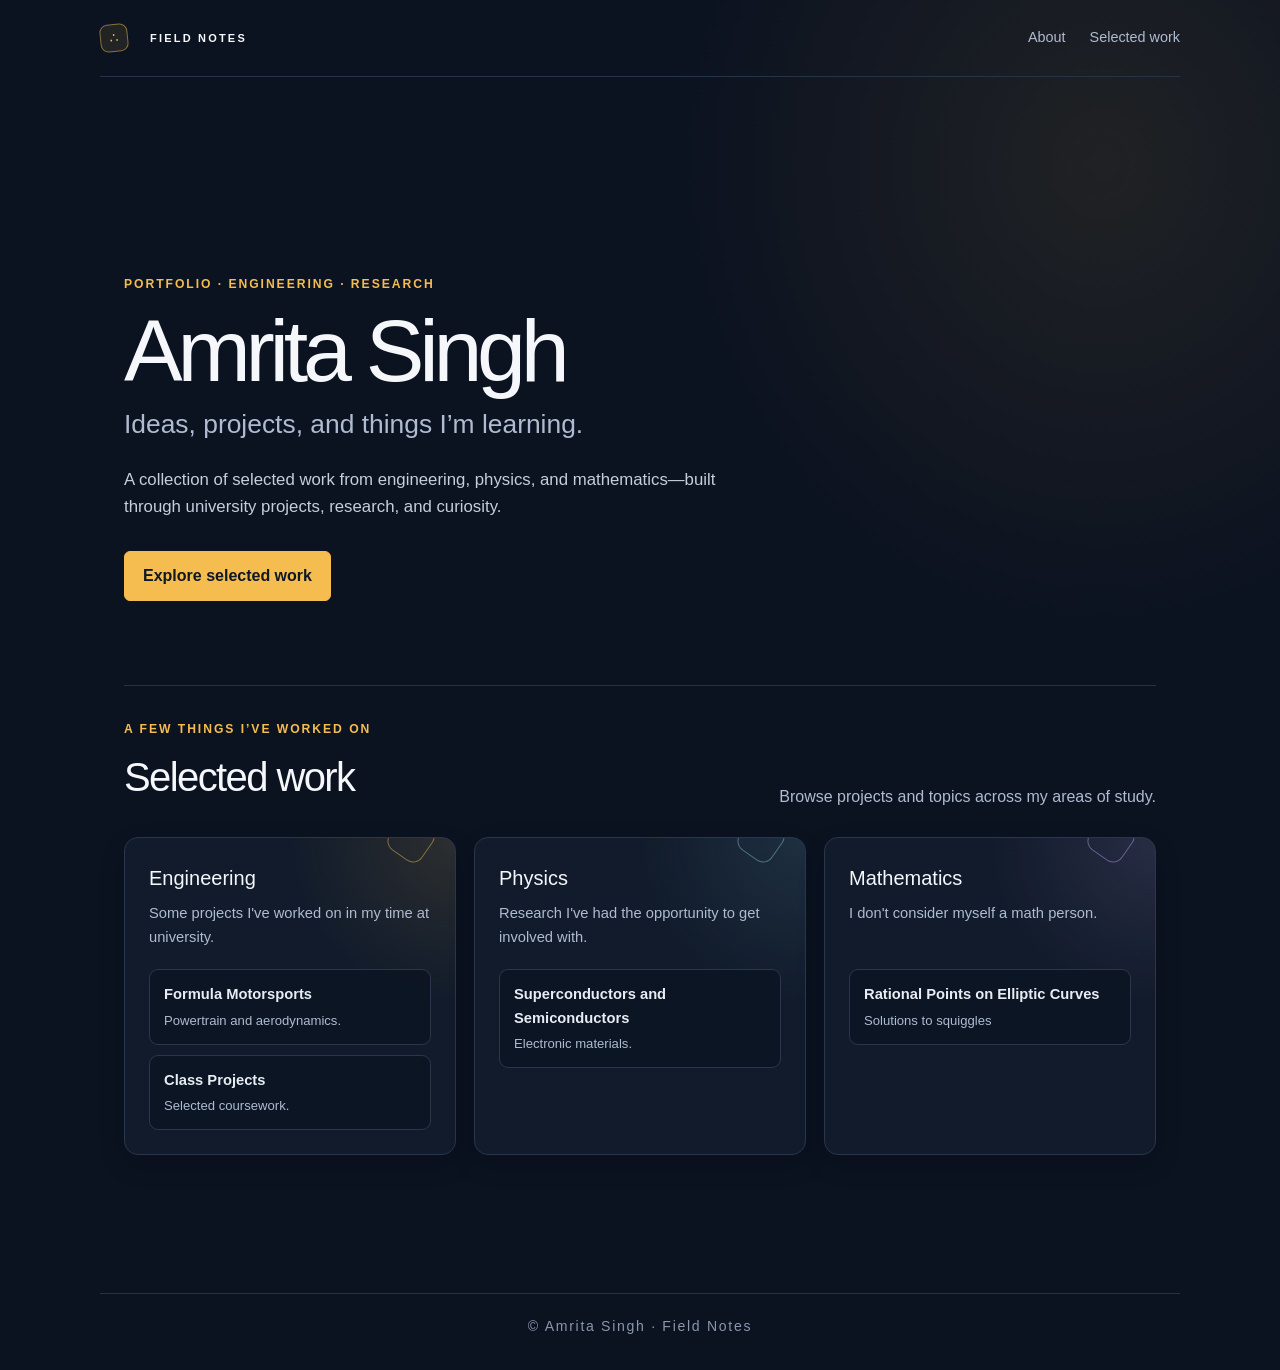
<file: index.html>
<!DOCTYPE html>
<html lang="en">
<head>
	<meta charset="UTF-8">
	<meta name="viewport" content="width=device-width, initial-scale=1">
	<meta name="theme-color" content="#07111c">
	<title>Field Notes — A Personal Portfolio</title>
	<link rel="stylesheet" href="style.css">
	<style>
		body, body * {
			font-family: Arial, Helvetica, sans-serif;
		}
		:root { color-scheme: dark; }
		body {
			margin: 0;
			background: radial-gradient(ellipse at 86% 12%, rgba(245, 189, 79, .09), transparent 28%), #0b1220;
			color: #e8edf5;
			font-family: Arial, Helvetica, sans-serif;
			line-height: 1.6;
		}
		body > header {
			display: flex;
			align-items: center;
			justify-content: space-between;
			gap: 24px;
			width: min(100% - 48px, 1080px);
			margin: 0 auto;
			padding: 24px 0;
			border-bottom: 1px solid #263246;
		}
		.brand { color: #f5f7fb; text-decoration: none; font-weight: 700; }
		.brand-mark { display: inline-grid; place-items: center; width: 28px; height: 28px; margin-right: 10px; border: 1px solid rgba(245, 189, 79, .5); border-radius: 8px; color: #f5bd4f; background: rgba(245, 189, 79, .1); transform: rotate(-6deg); }
		.site-nav { display: flex; gap: 24px; }
		.site-nav a { color: #aebbd0; font-size: .9rem; text-decoration: none; }
		.site-nav a:hover, .site-nav a:focus-visible { color: #f5bd4f; }
		main { width: min(100% - 48px, 1080px); margin: 0 auto; }
		.intro {
			max-width: 760px;
			padding: clamp(72px, 12vw, 130px) 0 84px;
		}
		.eyebrow, .section-kicker { color: #f5bd4f; font-size: .76rem; font-weight: 700; letter-spacing: .16em; text-transform: uppercase; }
		.intro h1 { margin: 14px 0 8px; color: #f5f7fb; font-size: clamp(3rem, 8vw, 5.5rem); letter-spacing: -.06em; line-height: 1; }
		.intro .role { margin: 0 0 22px; color: #aebbd0; font-size: clamp(1.2rem, 3vw, 1.65rem); }
		.intro .summary { max-width: 650px; margin: 0; color: #c5cedc; font-size: 1.05rem; }
		.intro-actions { display: flex; flex-wrap: wrap; gap: 12px; margin-top: 30px; }
		.action-link { display: inline-block; padding: 11px 18px; border: 1px solid #f5bd4f; border-radius: 6px; color: #101725; background: #f5bd4f; font-weight: 700; text-decoration: none; }
		.action-link.secondary { color: #e8edf5; background: transparent; border-color: #46536a; }
		.action-link:hover, .action-link:focus-visible { filter: brightness(1.08); }
		.portfolio-section { padding: 34px 0 90px; border-top: 1px solid #263246; }
		.section-heading { display: flex; align-items: end; justify-content: space-between; gap: 20px; margin-bottom: 28px; }
		.section-heading h2 { margin: 6px 0 0; color: #f5f7fb; font-size: clamp(1.8rem, 4vw, 2.5rem); letter-spacing: -.04em; }
		.section-heading p { max-width: 430px; margin: 0; color: #aebbd0; }
		.portfolio-grid { display: grid; grid-template-columns: repeat(3, minmax(0, 1fr)); gap: 18px; }
		.portfolio-card { position: relative; min-width: 0; overflow: hidden; padding: 24px; border: 1px solid #29364b; border-radius: 14px; background: radial-gradient(circle at 100% 0, var(--card-glow), transparent 36%), #111b2b; box-shadow: 0 10px 28px rgba(0, 0, 0, .12); transition: transform .2s ease, border-color .2s ease; }
		.portfolio-card:nth-child(1) { --card-glow: rgba(245, 189, 79, .12); --card-accent: #f5bd4f; }
		.portfolio-card:nth-child(2) { --card-glow: rgba(117, 184, 207, .13); --card-accent: #83c4d5; }
		.portfolio-card:nth-child(3) { --card-glow: rgba(177, 151, 221, .14); --card-accent: #b7a0e2; }
		.portfolio-card::before { position: absolute; top: -19px; right: 24px; width: 38px; height: 38px; border: 1px solid var(--card-accent); border-radius: 11px; content: ""; opacity: .48; transform: rotate(35deg); pointer-events: none; }
		.portfolio-card:hover { border-color: var(--card-accent); transform: translateY(-4px); }
		.portfolio-card h3 { margin: 0 0 8px; color: #f5f7fb; font-size: 1.25rem; }
		.portfolio-card > p { min-height: 3.2em; margin: 0 0 20px; color: #aebbd0; font-size: .92rem; }
		.project-list { display: grid; gap: 10px; }
		.project-link, .project-item { display: block; padding: 13px 14px; border: 1px solid #29364b; border-radius: 9px; color: #e8edf5; background: rgba(11, 20, 34, .82); text-decoration: none; transition: border-color .2s ease, transform .2s ease, background .2s ease; }
		.project-link:hover, .project-link:focus-visible { border-color: var(--card-accent, #f5bd4f); background: #172337; transform: translateX(3px); }
		.project-link strong, .project-item strong { display: block; font-size: .92rem; }
		.project-link span, .project-item span { display: block; margin-top: 3px; color: #aebbd0; font-size: .82rem; }
		footer { width: min(100% - 48px, 1080px); margin: 0 auto; padding: 24px 0 36px; border-top: 1px solid #263246; color: #8997ad; font-size: .88rem; }
		@media (max-width: 760px) {
			body > header, main, footer { width: min(100% - 36px, 1080px); }
			.site-nav { gap: 14px; }
			.portfolio-grid { grid-template-columns: 1fr; }
			.portfolio-card > p { min-height: 0; }
			.section-heading { align-items: start; flex-direction: column; }
		}
		@media (max-width: 440px) { .site-nav { gap: 10px; } .site-nav a { font-size: .8rem; } }
		@media (prefers-reduced-motion: reduce) { *, *::before, *::after { scroll-behavior: auto !important; transition-duration: .01ms !important; } }
	</style>
</head>
<body>
	<header>
		<a class="brand" href="#home" aria-label="Field Notes home" id="home-link"><span class="brand-mark">∴</span><span class="brand-name">Field Notes</span></a>
		<nav class="site-nav" aria-label="Main navigation"><a href="#about">About</a><a href="#work">Selected work</a></nav>
	</header>
	<main>
		<section class="intro" id="about">
			<div class="eyebrow">Portfolio · Engineering · Research</div>
			<h1>Amrita Singh</h1>
			<p class="role">Ideas, projects, and things I’m learning.</p>
			<p class="summary">A collection of selected work from engineering, physics, and mathematics—built through university projects, research, and curiosity.</p>
			<div class="intro-actions"><a class="action-link" href="#work">Explore selected work</a></div>
		</section>
		<section class="portfolio-section" id="work" aria-labelledby="work-heading">
			<div class="section-heading"><div><div class="section-kicker">A few things I’ve worked on</div><h2 id="work-heading">Selected work</h2></div><p>Browse projects and topics across my areas of study.</p></div>
			<div class="portfolio-grid" id="portfolio-grid"></div>
		</section>
	</main>
	<footer>© Amrita Singh · Field Notes</footer>
	<script>
		const fields = {
			engineering: {
				title: "Engineering",
				intro: "Some projects I've worked on in my time at university.",
				topics: [
					["Formula Motorsports", "Powertrain and aerodynamics.", "formula-motorsports.html"],
					["Class Projects", "Selected coursework.", "class-projects.html"],
				]
			},
			physics: {
				title: "Physics",
				intro: "Research I've had the opportunity to get involved with.",
				topics: [
					["Superconductors and Semiconductors", "Electronic materials.", "superconductors-semiconductors.html"],
				]
			},
			mathematics: {
				title: "Mathematics",
				intro: "I don't consider myself a math person.",
				topics: [
					["Rational Points on Elliptic Curves", "Solutions to squiggles", "rational-points-elliptic-curves.html"]
				]
			}
		};
		document.getElementById("portfolio-grid").innerHTML = Object.values(fields).map(field => `
			<article class="portfolio-card">
				<h3>${field.title}</h3>
				<p>${field.intro}</p>
				<div class="project-list">${field.topics.map(([title, copy, href]) => href
					? `<a class="project-link" href="${href}"><strong>${title}</strong><span>${copy}</span></a>`
					: `<div class="project-item"><strong>${title}</strong><span>${copy}</span></div>`).join("")}</div>
			</article>`).join("");
	</script>
</body>
</html>
</file>
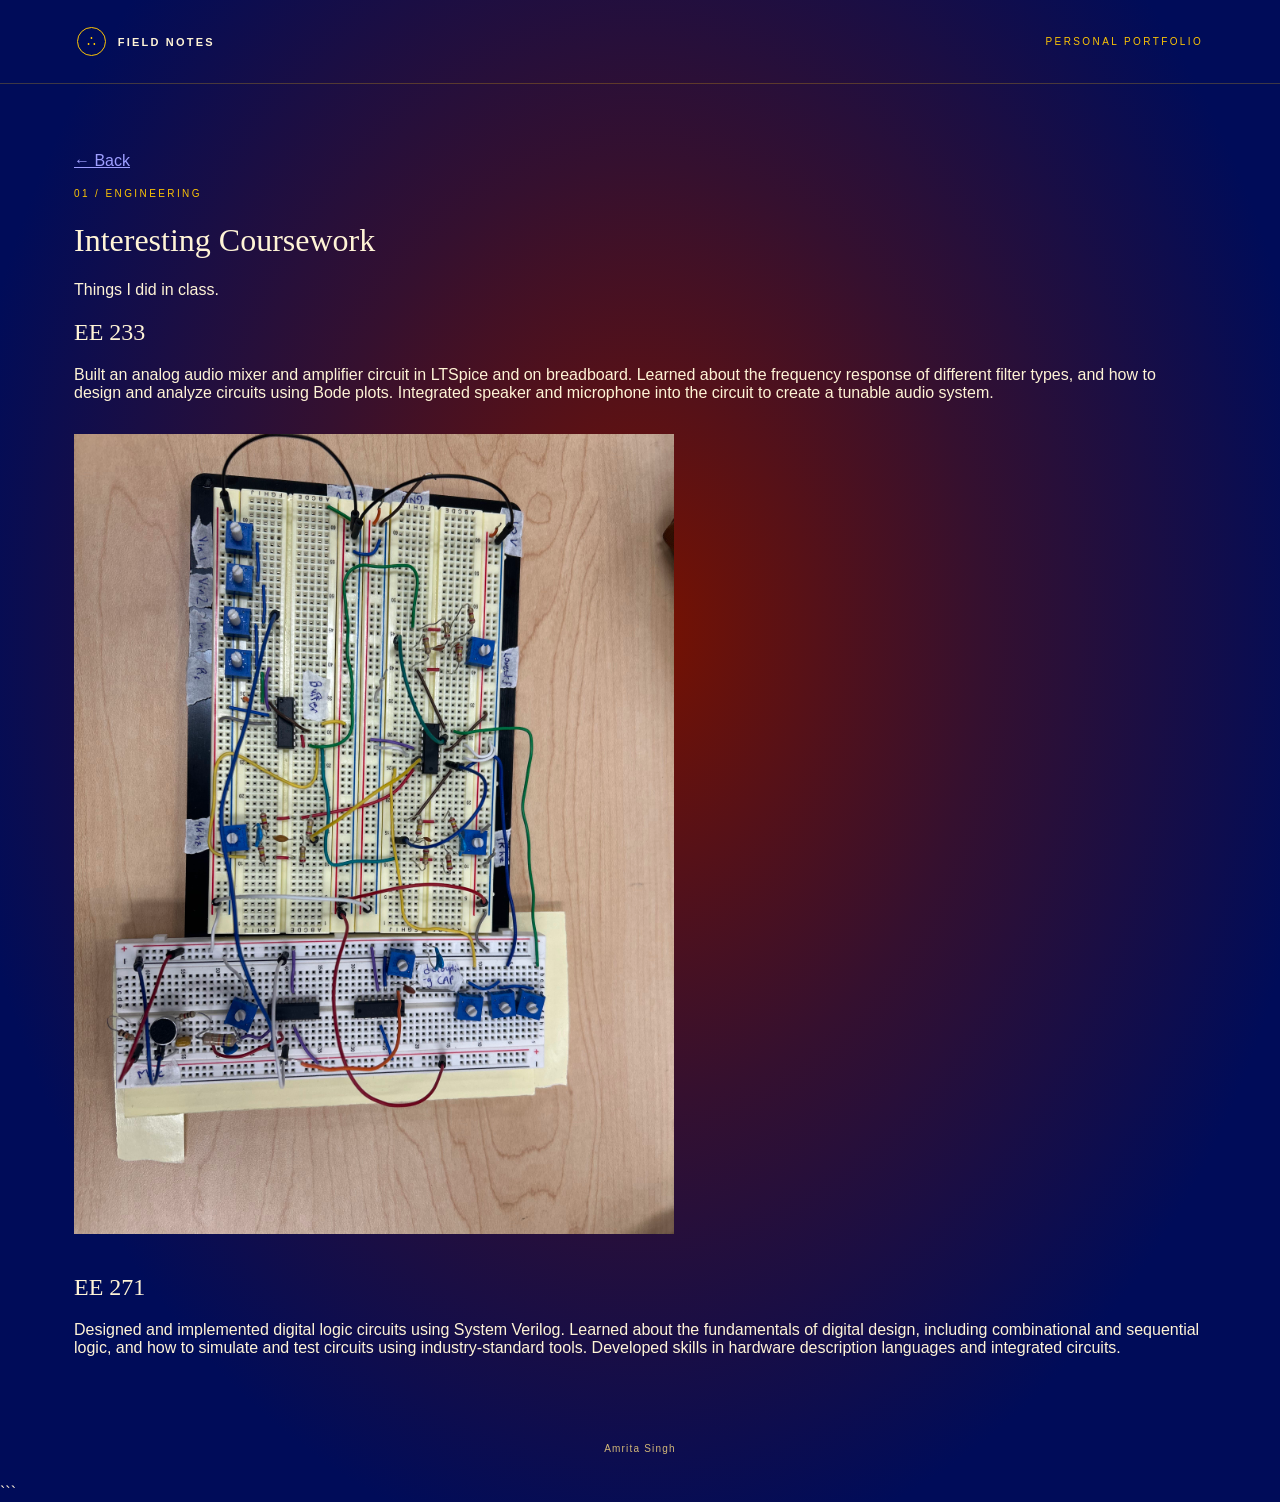
<file: class-projects.html>
<!DOCTYPE html>
<html lang="en">
<head>
    <meta charset="UTF-8">
    <meta name="viewport" content="width=device-width, initial-scale=1">
    <meta name="theme-color" content="#07111c">

    <title>Coursework — Field Notes</title>

    <link rel="stylesheet" href="style.css">
</head>

<body>

    <header>
        <a class="brand" href="index.html">
            <span class="brand-mark">∴</span>
            <span class="brand-name">Field Notes</span>
        </a>
        <div class="eyebrow">Personal Portfolio</div>
    </header>

    <main>

        <a class="back" href="index.html" style="display: inline-block; margin-bottom: 1rem;">← Back</a>

        <div class="eyebrow">01 / ENGINEERING</div>

        <h1>Interesting Coursework</h1>

        <p class="intro">
            Things I did in class.
        </p>

        <section class="content">

            <h2>EE 233</h2>
            <p>
                Built an analog audio mixer and amplifier circuit in LTSpice and on breadboard. Learned about the frequency response of different filter types, and how to design and analyze circuits using Bode plots. Integrated speaker and microphone into the circuit to create a tunable audio system. 
            </p>

            <img src="IMG_9495.jpg" alt="breadboard with many wires and components" style="width: 100%; max-width: 600px; margin: 1rem 0;">

            <h2>EE 271</h2>
            <p>
                Designed and implemented digital logic circuits using System Verilog. Learned about the fundamentals of digital design, including combinational and sequential logic, and how to simulate and test circuits using industry-standard tools. Developed skills in hardware description languages and integrated circuits.
            </p>
        </section>

    </main>

    <footer>Amrita Singh</footer>

</body>
</html>
```
</file>
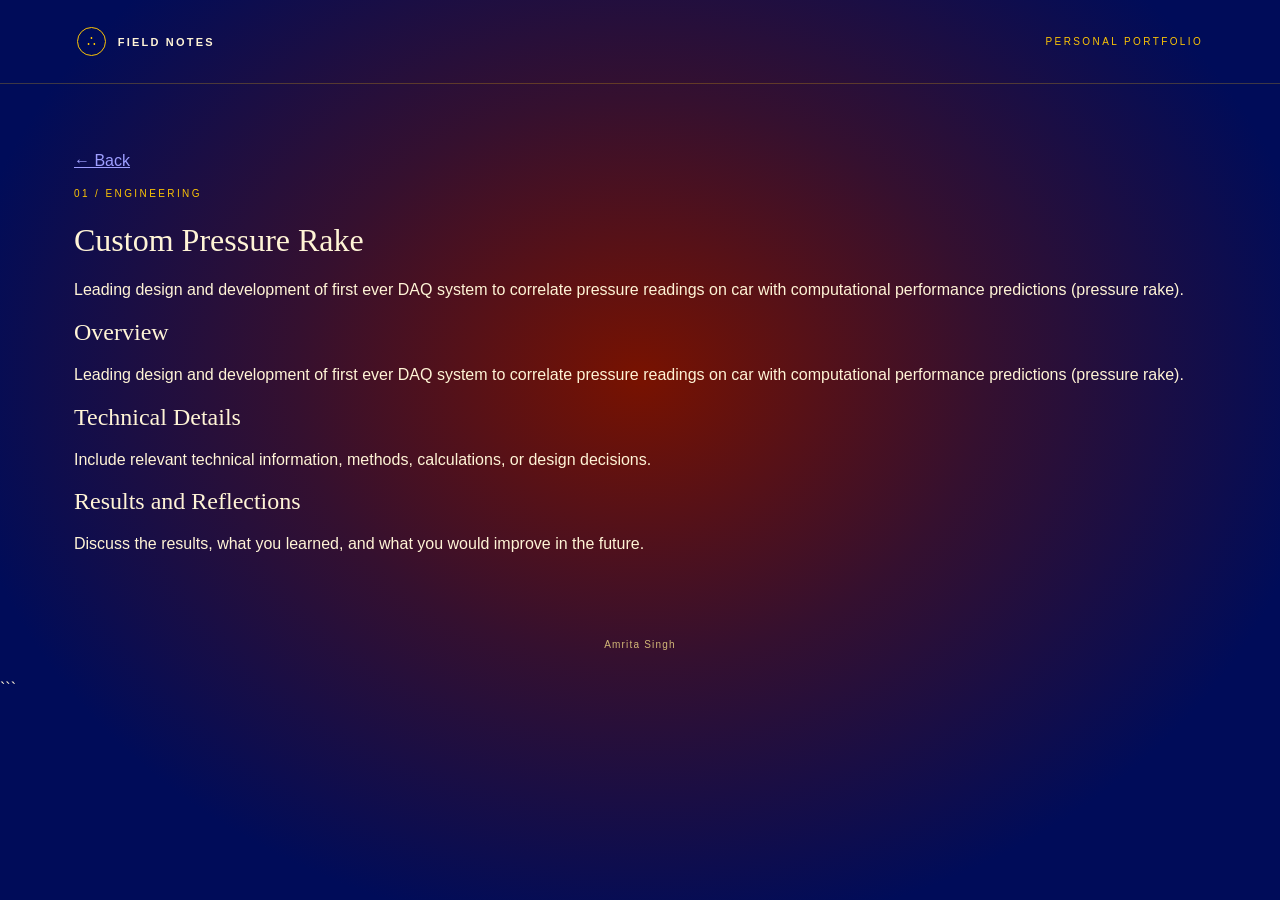
<file: custom-pressure-rake.html>
<!DOCTYPE html>
<html lang="en">
<head>
    <meta charset="UTF-8">
    <meta name="viewport" content="width=device-width, initial-scale=1">
    <meta name="theme-color" content="#07111c">

    <title>Custom Pressure Rake — Field Notes</title>

    <link rel="stylesheet" href="style.css">
</head>

<body>

    <header>
        <a class="brand" href="index.html">
            <span class="brand-mark">∴</span>
            <span class="brand-name">Field Notes</span>
        </a>
        <div class="eyebrow">Personal Portfolio</div>
    </header>

    <main>

        <a class="back" href="index.html" style="display: inline-block; margin-bottom: 1rem;">← Back</a>

        <div class="eyebrow">01 / ENGINEERING</div>

        <h1>Custom Pressure Rake</h1>

        <p class="intro">
            Leading design and development of first ever DAQ system to correlate pressure readings on car with computational performance predictions (pressure rake).
        </p>

        <section class="content">

            <h2>Overview</h2>
            <p>
                Leading design and development of first ever DAQ system to correlate pressure readings on car with computational performance predictions (pressure rake).

            </p>

            <h2>Technical Details</h2>
            <p>
                Include relevant technical information, methods,
                calculations, or design decisions.
            </p>

            <h2>Results and Reflections</h2>
            <p>
                Discuss the results, what you learned, and what you
                would improve in the future.
            </p>

        </section>

    </main>

    <footer>Amrita Singh</footer>

</body>
</html>
```
</file>
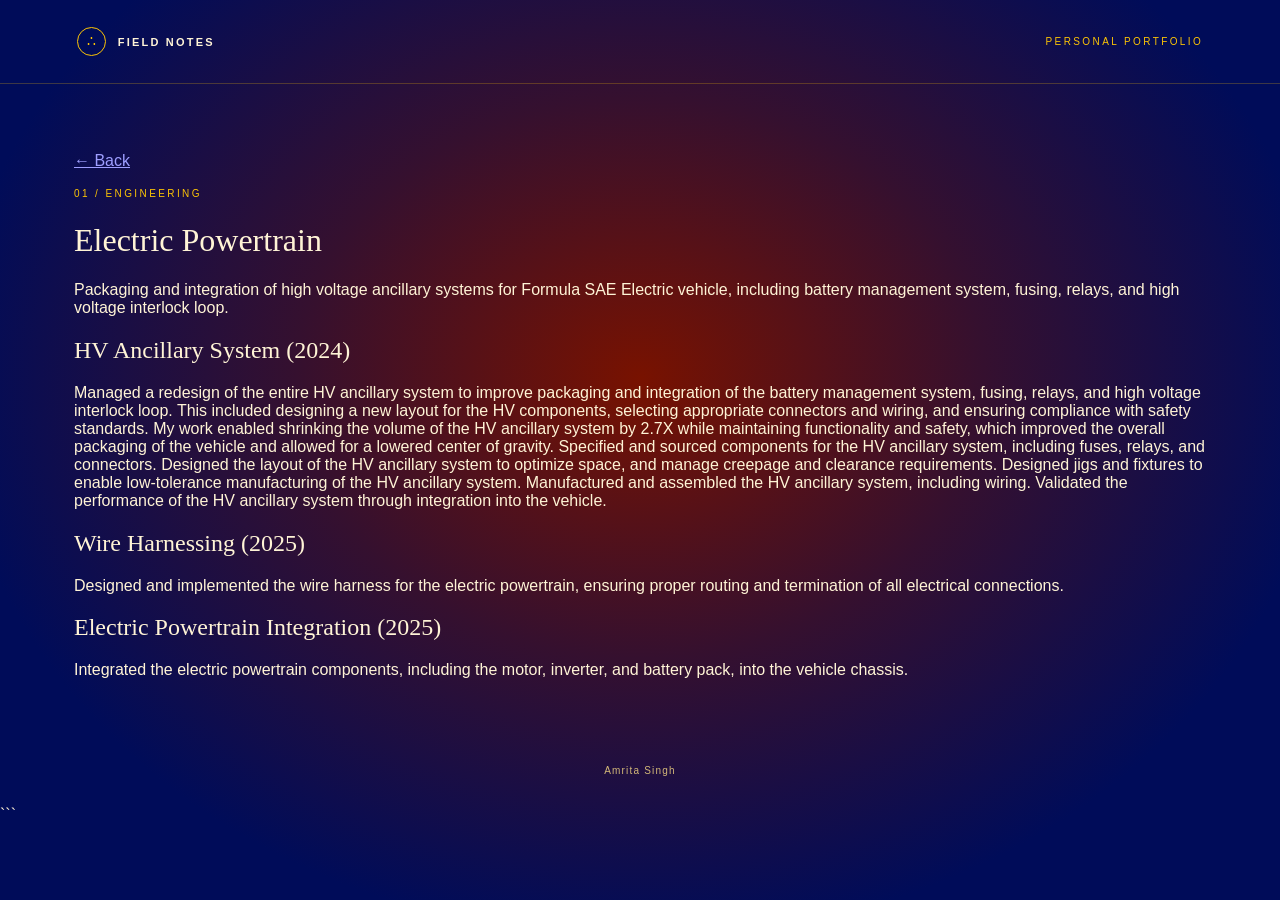
<file: electric-powertrain.html>
<!DOCTYPE html>
<html lang="en">
<head>
    <meta charset="UTF-8">
    <meta name="viewport" content="width=device-width, initial-scale=1">
    <meta name="theme-color" content="#07111c">

    <title>High Voltage Ancillary — Field Notes</title>

    <link rel="stylesheet" href="style.css">
</head>

<body>

    <header>
        <a class="brand" href="index.html">
            <span class="brand-mark">∴</span>
            <span class="brand-name">Field Notes</span>
        </a>
        <div class="eyebrow">Personal Portfolio</div>
    </header>

    <main>

        <a class="back" href="index.html" style="display: inline-block; margin-bottom: 1rem;">← Back</a>

        <div class="eyebrow">01 / ENGINEERING</div>

        <h1>Electric Powertrain</h1>

        <p class="intro">
            Packaging and integration of high voltage ancillary systems for Formula SAE Electric vehicle, including battery management system, fusing, relays, and high voltage interlock loop.
        </p>

        <section class="content">

            <h2>HV Ancillary System (2024)</h2>
            <p>
                Managed a redesign of the entire HV ancillary system to improve packaging and integration of the battery management system, fusing, relays, and high voltage interlock loop.
                This included designing a new layout for the HV components, selecting appropriate connectors and wiring, and ensuring compliance with safety standards. 
                My work enabled shrinking the volume of the HV ancillary system by 2.7X while maintaining functionality and safety, which improved the overall packaging of the vehicle and allowed for a lowered center of gravity.
                Specified and sourced components for the HV ancillary system, including fuses, relays, and connectors. Designed the layout of the HV ancillary system to optimize space, and manage creepage and clearance requirements. Designed jigs and fixtures to enable low-tolerance manufacturing of the HV ancillary system. Manufactured and assembled the HV ancillary system, including wiring. Validated the performance of the HV ancillary system through integration into the vehicle.
            </p>

            <h2>Wire Harnessing (2025)</h2>
            <p>
                Designed and implemented the wire harness for the electric powertrain, ensuring proper routing and termination of all electrical connections. 
            </p>

            <h2>Electric Powertrain Integration (2025)</h2>
            <p>
                Integrated the electric powertrain components, including the motor, inverter, and battery pack, into the vehicle chassis. 
            </p>

        </section>

    </main>

    <footer>Amrita Singh</footer>

</body>
</html>
```
</file>
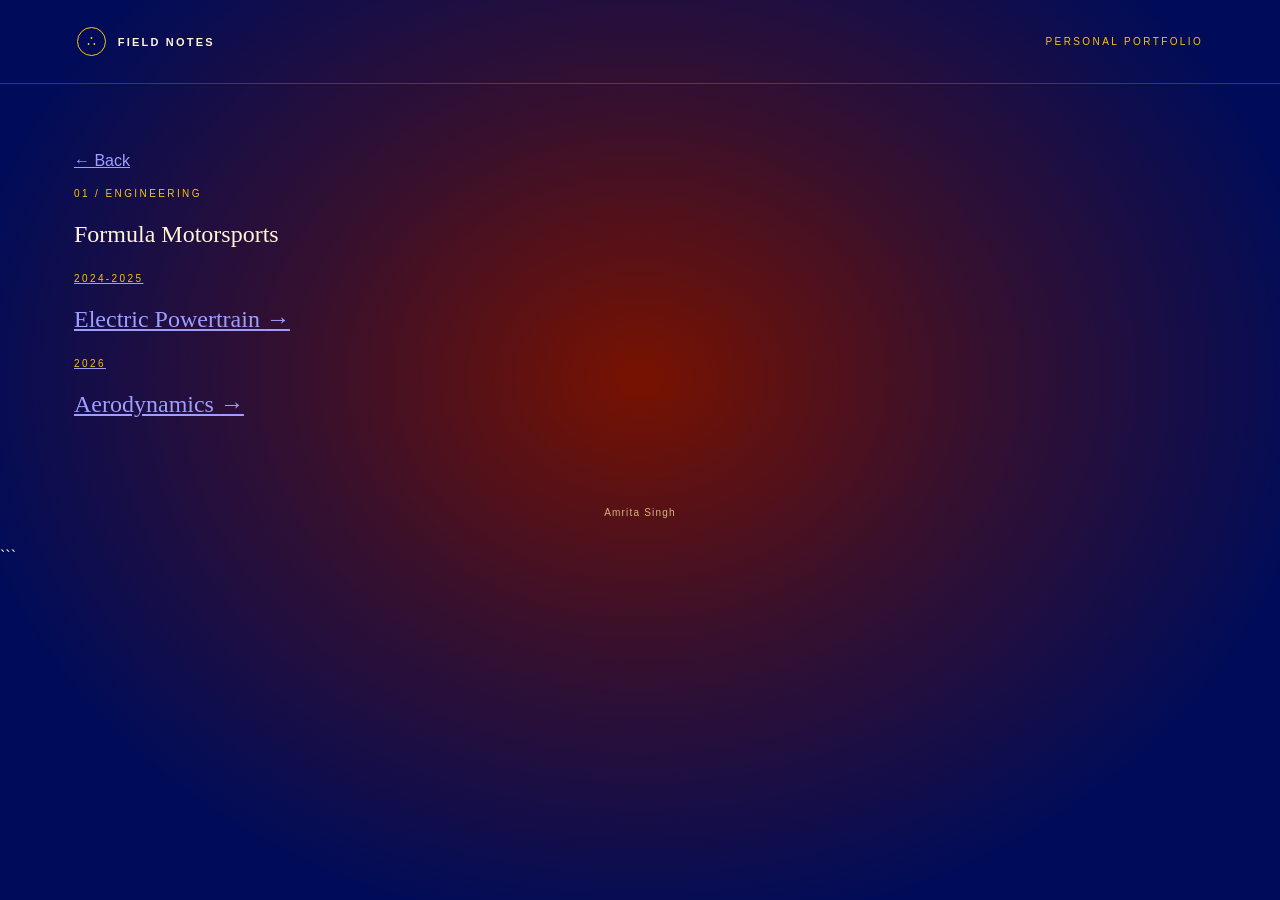
<file: formula-motorsports.html>
<!DOCTYPE html>
<html lang="en">
<head>
    <meta charset="UTF-8">
    <meta name="viewport" content="width=device-width, initial-scale=1">
    <meta name="theme-color" content="#07111c">

    <title>Project Title — Field Notes</title>

    <link rel="stylesheet" href="style.css">
</head>

<body>
    <header>
        <a class="brand" href="index.html">
            <span class="brand-mark">∴</span>
            <span class="brand-name">Field Notes</span>
        </a>
        <div class="eyebrow">Personal Portfolio</div>
    </header>

    <main>
        <a class="back" href="index.html" style="display: inline-block; margin-bottom: 1rem;">← Back</a>

        <div class="eyebrow">01 / ENGINEERING</div>

        <section aria-label="Engineering projects">
            <h1>Formula Motorsports</h1>
            <div class="project-grid">
                <a class="project-card" href="electric-powertrain.html">
                    <span class="eyebrow">2024-2025</span>
                    <h2>Electric Powertrain <span aria-hidden="true">→</span></h2>
                </a>

                <a class="project-card" href="custom-pressure-rake.html">
                    <span class="eyebrow">2026</span>
                    <h2>Aerodynamics <span aria-hidden="true">→</span></h2>
                </a>
            </div>
        </section>
    </main>
    <footer>Amrita Singh</footer>
</body>
</html>
```
</file>
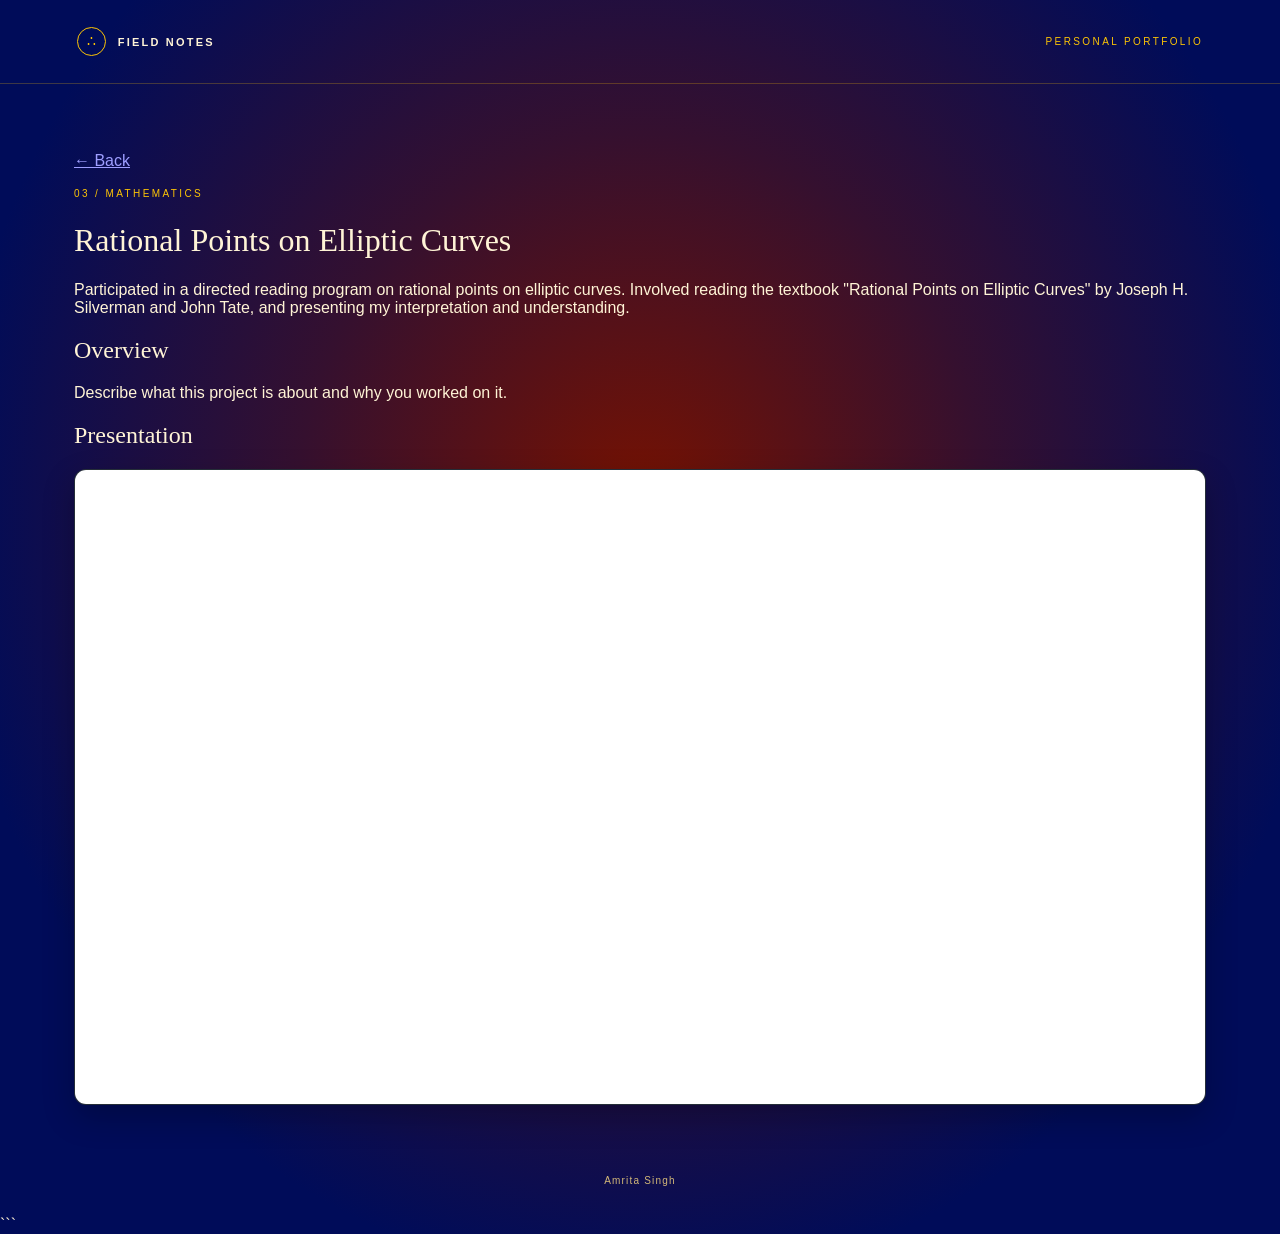
<file: rational-points-elliptic-curves.html>
<!DOCTYPE html>
<html lang="en">
<head>
    <meta charset="UTF-8">
    <meta name="viewport" content="width=device-width, initial-scale=1">
    <meta name="theme-color" content="#07111c">

    <title>Project Title — Field Notes</title>

    <link rel="stylesheet" href="style.css">
</head>

<body>

    <header>
        <a class="brand" href="index.html">
            <span class="brand-mark">∴</span>
            <span class="brand-name">Field Notes</span>
        </a>
        <div class="eyebrow">Personal Portfolio</div>
    </header>

    <main>

        <a class="back" href="index.html" style="display: inline-block; margin-bottom: 1rem;">← Back</a>

        <div class="eyebrow">03 / MATHEMATICS</div>

        <h1>Rational Points on Elliptic Curves</h1>

        <p class="intro">
            Participated in a directed reading program on rational points on elliptic curves. Involved reading the textbook "Rational Points on Elliptic Curves" by Joseph H. Silverman and John Tate, and presenting my interpretation and understanding.
        </p>

        <section class="content">

            <h2>Overview</h2>
            <p>
                Describe what this project is about and why you worked
                on it.
            </p>

            <h2>Presentation</h2>
            <div style="position:relative; width:100%; aspect-ratio:16 / 9; overflow:hidden; border:1px solid rgba(255,255,255,.12); border-radius:12px; background:#07111c; box-shadow:0 12px 32px rgba(0,0,0,.24);">
                <iframe
                    src="https://docs.google.com/presentation/d/16SXWbHSKydun87gkC55WLGKx6xXeGVtaS3e2q_Xvjuw/embed?start=false&loop=false&delayms=3000"
                    title="Rational Points on Elliptic Curves presentation"
                    loading="lazy"
                    allowfullscreen
                    style="position:absolute; inset:0; width:100%; height:100%; border:0;">
                </iframe>
            </div>
        </section>

    </main>

    <footer>Amrita Singh</footer>

</body>
</html>
```
</file>
<file: style.css>
/* =================================
   FIELD NOTES — GLOBAL THEME
   ================================= */

:root {
    color-scheme: dark;

    /* Colors */
    --ink: #fff4d6;
    --muted: #f2c56b;
    --line: rgba(252, 196, 5, .28);

    --cyan: #fcc405;
    --gold: #ff6b35;
    --violet: #ff7892;

    --bg: #000c59;
    --surface: #781200;

    /* Typography */
    --font-body: "Avenir Next", Avenir, "Segoe UI", sans-serif;
    --font-heading: Georgia, "Times New Roman", serif;

    /* Layout */
    --content-width: 1180px;
    --page-padding: clamp(22px, 6vw, 88px);
}

/* =================================
   GLOBAL RESET
   ================================= */

* {
    box-sizing: border-box;
}

html {
    min-height: 100%;
    background: var(--bg);
}

body {
    margin: 0;
    min-height: 100vh;
    color: var(--ink);
    font-family: var(--font-body);

    background: radial-gradient(
        ellipse at 50% 42%,
        #781200 0,
        #35102f 38%,
        var(--bg) 76%
    );

    overflow-x: hidden;
}

/* =================================
   SHARED HEADER
   ================================= */

header {
    position: relative;
    z-index: 2;
    display: flex;
    justify-content: space-between;
    align-items: center;
    padding: 27px var(--page-padding);
    border-bottom: 1px solid rgba(252, 196, 5, .24);
}

.brand {
    display: flex;
    align-items: center;
    gap: 12px;
    color: var(--ink);
    text-decoration: none;
}

.brand-mark {
    width: 29px;
    height: 29px;
    border: 1px solid var(--cyan);
    border-radius: 50%;
    display: grid;
    place-items: center;
    color: var(--cyan);
    font: 14px var(--font-heading);
}

.brand-name {
    font: 600 11px "Segoe UI", sans-serif;
    letter-spacing: .2em;
    text-transform: uppercase;
}

/* =================================
   SHARED CONTENT
   ================================= */

main {
    position: relative;
    z-index: 1;
    max-width: var(--content-width);
    margin: auto;
    padding: 68px 24px 48px;
}

h1, h2, h3 {
    font-family: var(--font-heading);
    font-weight: 400;
}

.eyebrow {
    color: var(--cyan);
    font: 10px/1.5 "Segoe UI", sans-serif;
    letter-spacing: .24em;
    text-transform: uppercase;
}

/* =================================
   SHARED FOOTER
   ================================= */

footer {
    position: relative;
    z-index: 1;
    padding: 22px 24px 30px;
    color: #d3b878;
    text-align: center;
    font: 10px "Segoe UI", sans-serif;
    letter-spacing: .12em;
}

footer span {
    color: var(--cyan);
}

/* =================================
   RESPONSIVE
   ================================= */

@media (max-width: 620px) {
    header {
        padding: 20px;
    }

    main {
        padding: 48px 18px 34px;
    }
}
</file>
